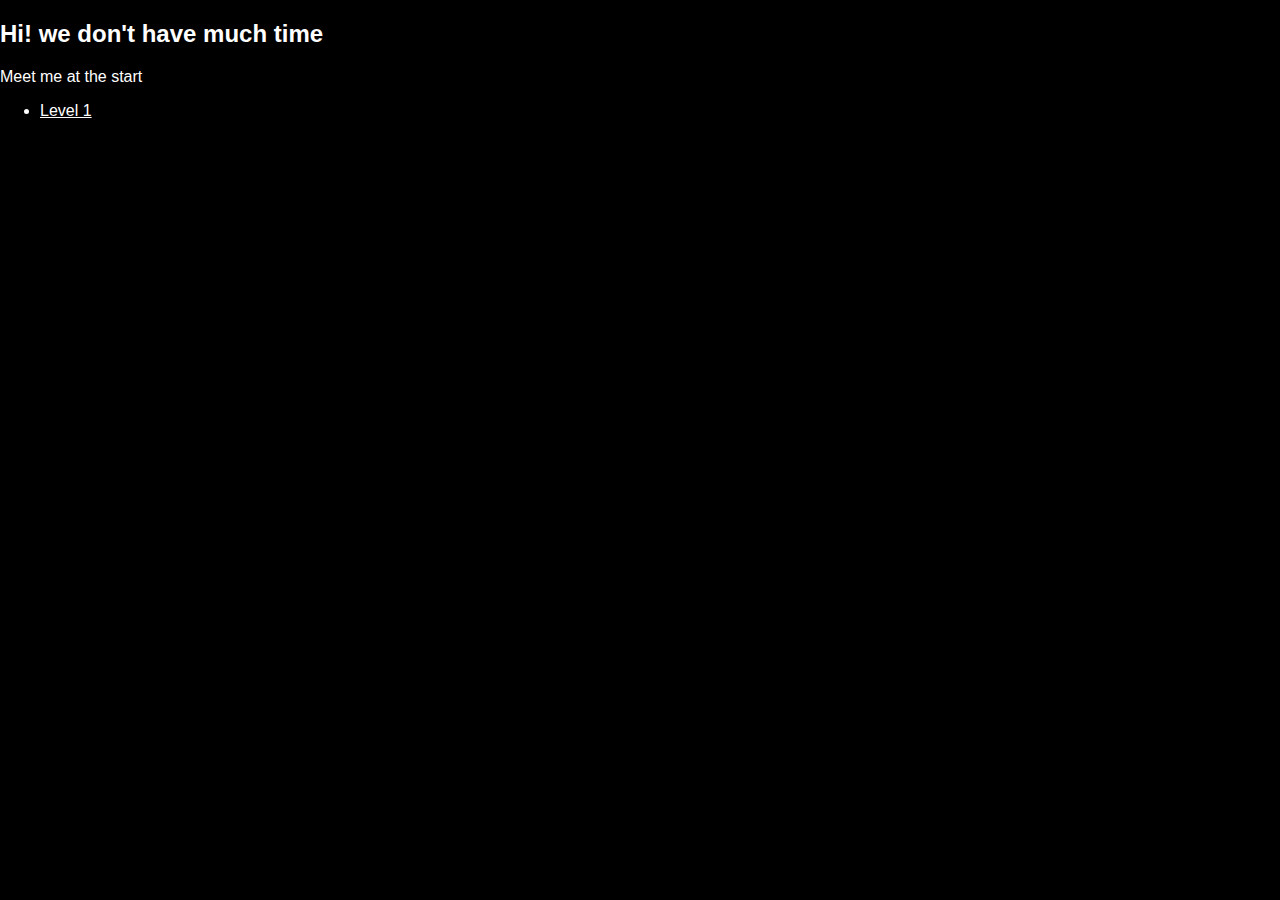
<file: index.html>
<!DOCTYPE html>
<html lang="en">
<head>
    <meta charset="UTF-8">
    <meta name="viewport" content="width=device-width, initial-scale=1.0">
    <link rel="stylesheet" href="style.css">
    <title>Rätsel</title>
</head>
<body>
    <h2>Hi! we don't have much time</h2>
    <p>Meet me at the start</p>

    <ul>
        <li>
            <a href="level1.html" style="color: white;">Level 1</a>
        </li>
    </ul>
    
</body>
</html>
</file>
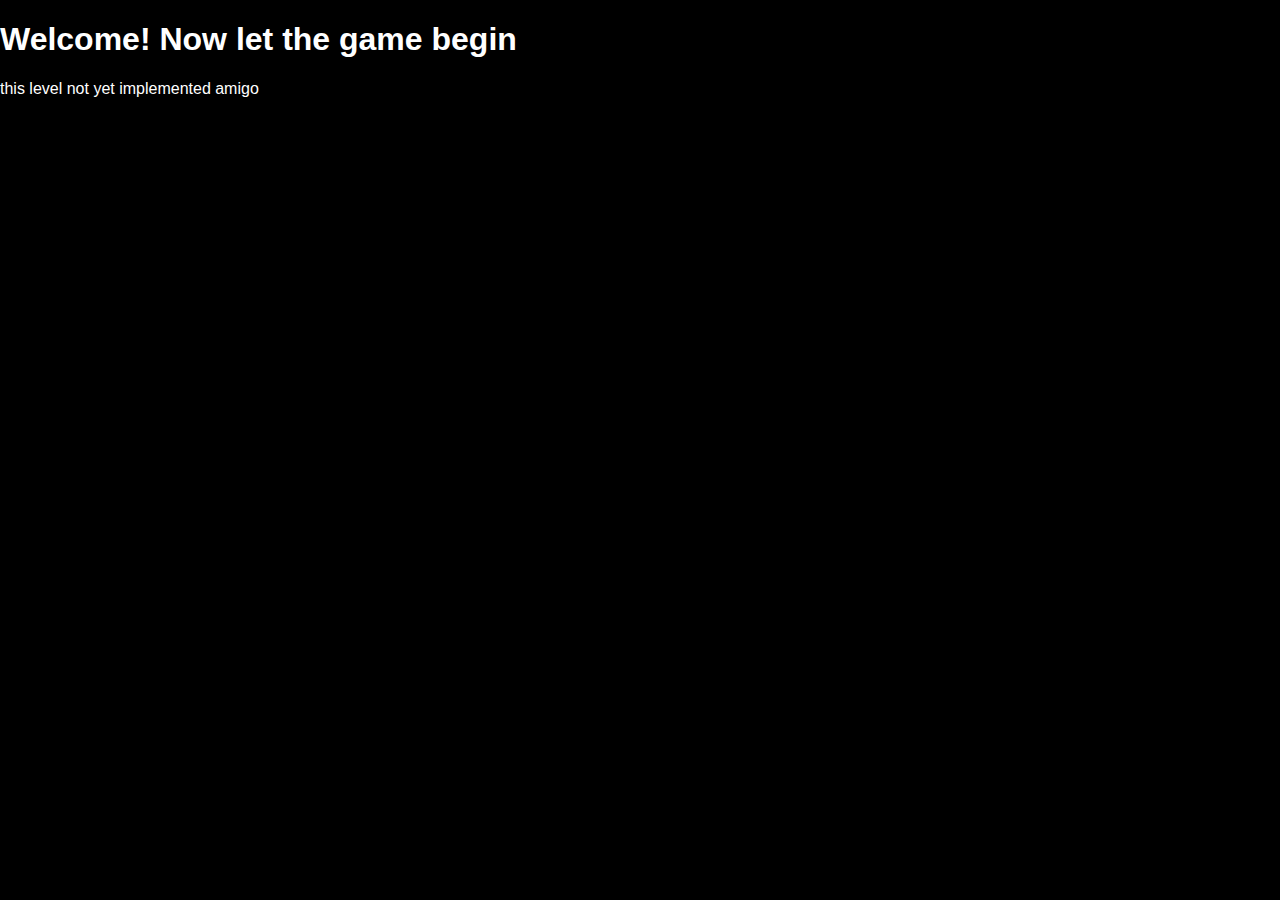
<file: anfang.html>
<!DOCTYPE html>
<html lang="en">
<head>
    <meta charset="UTF-8">
    <meta name="viewport" content="width=device-width, initial-scale=1.0">
    <link rel="stylesheet" href="style.css">
    <title>Document</title>
</head>
<body>
    <h1>Welcome! Now let the game begin</h1>
    <p>this level not yet implemented amigo</p>
</body>
</html>
</file>
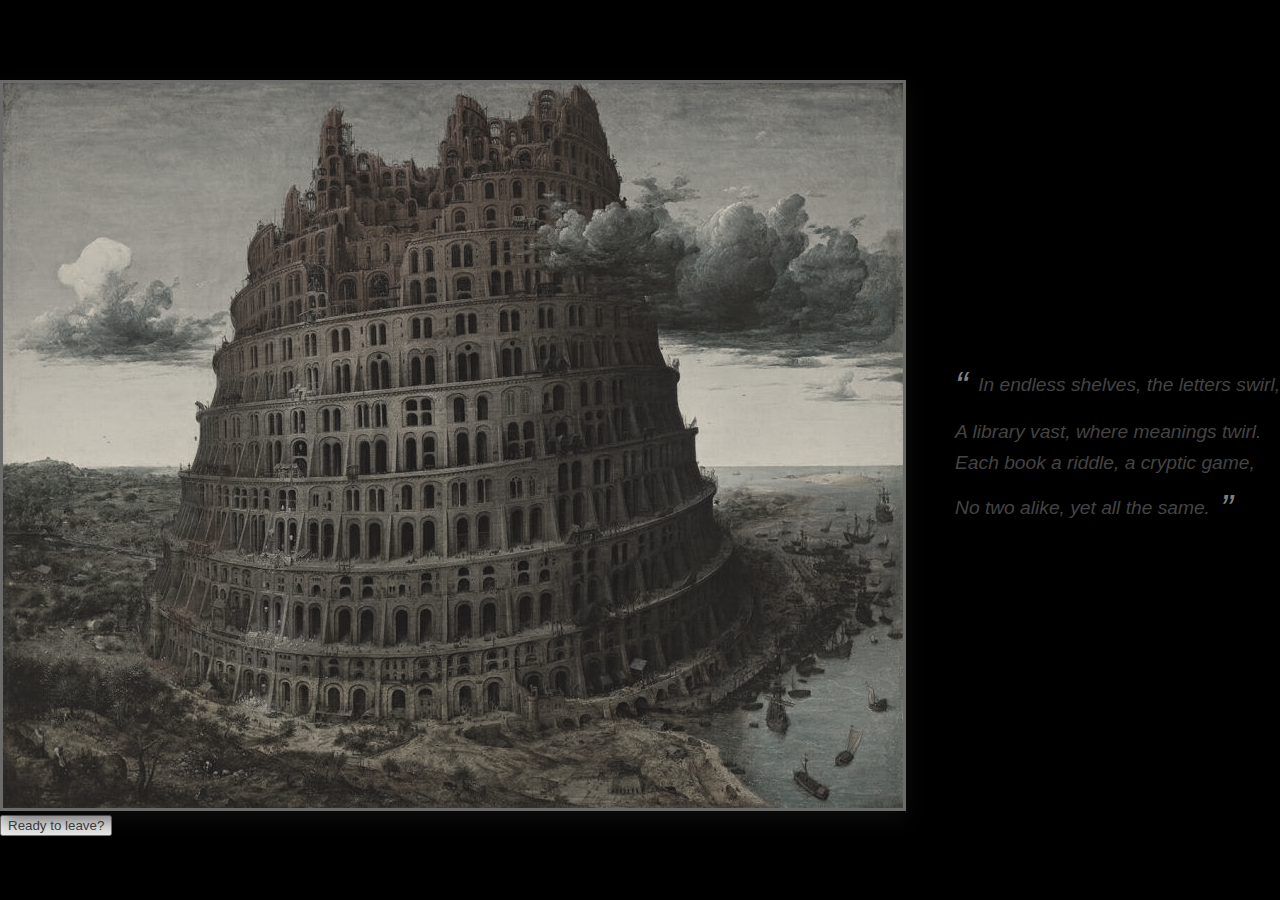
<file: level1.html>
<!DOCTYPE html>
<html>
  <head>
    <meta charset="utf-8">
    <title>What's under the hood?</title>
    <link rel="stylesheet" href="style.css">
  </head>
  <body>
    <h1 id="delayed" style="display: none;">The answer is not here</h1>
    <div style="display: none;">
      <p>
        Close! but look deeper
      </p>
    </div>
    
    <div id="main">
      <div>
        <div>
          <img src="images/the_infinite_library.jpg" alt="Boundless bookshelf" class="library-image" id="image">
        </div>
      </div>
      <div>
        <p class="quote">
          In endless shelves, the letters swirl, <br>
          <span class="brille_benötigt">Hex Name: [base64]</span>
          A library vast, where meanings twirl. <br>
          <span class="brille_benötigt">Wall: 2</span>
          Each book a riddle, a cryptic game, <br>
          <span class="brille_benötigt">Shelf: 1</span>
          No two alike, yet all the same.
          <span class="brille_benötigt">Volume: 2</span>
          <span class="brille_benötigt">Page: 275/410</span>
        </p>
      </div>
    </div>
    
    <div>
      <button onclick="checkPassphrase()" class="btn">Ready to leave?</button>
    </div>

    <div id="hood">
      <!-- 6e 6f 74 20 61 6c 6c 20 63 6c 75 65 73 20 61 72 65 20 75 73 65 66 75 6c 2c 20 73 6f 6d 65 74 69 6d 65 73 20 79 6f 75 20 6e 65 65 64 20 74 6f 20 72 65 61 64 20 62 65 74 77 65 65 6e 20 74 68 65 20 6c 69 6e 65 73 -->
    </div>

    <script src="script.js"></script>
  </body>
</html>
</file>
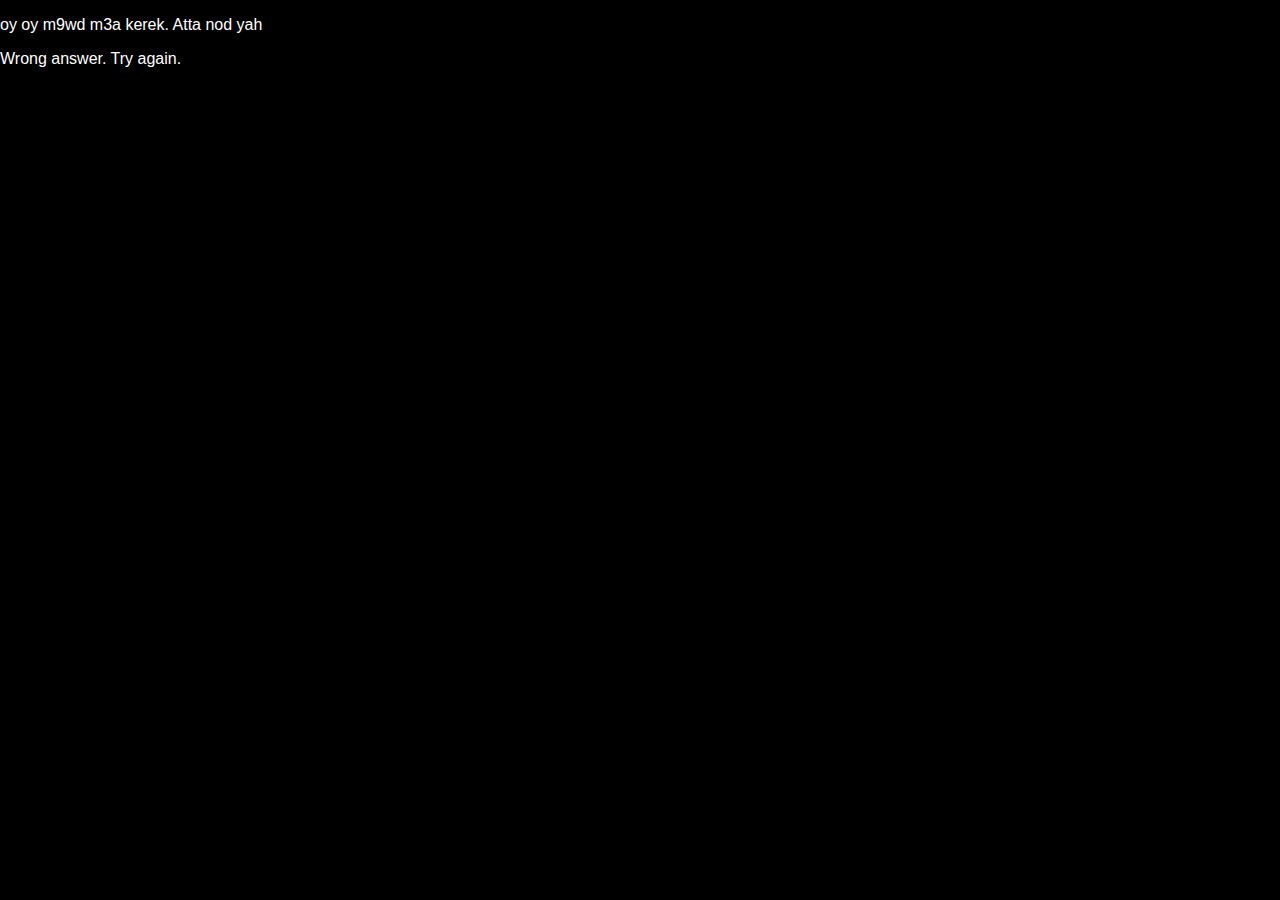
<file: level2.html>
<!DOCTYPE html>
<html lang="en">
<head>
    <meta charset="UTF-8">
    <meta name="viewport" content="width=device-width, initial-scale=1.0">
    <title>lol</title>
    <link rel="stylesheet" href="style.css">
</head>
<body>
    <p>oy oy m9wd m3a kerek. Atta nod yah</p>
    <p>Wrong answer. Try again.</p>
</body>
</html>
</file>
<file: style.css>
body {
  font-family: sans-serif;
  margin: auto;
  max-width: 1280px;
  background-color: black;
}

h1,h2,h3,p {
  color: white;
}

#main {
  display: flex;
  align-items: center;
  justify-content: space-between;
  margin-top: 5rem;
}

.library-image {
  opacity: 0; /* Start invisible */
  transition: opacity 3s ease-in; /* Slow fade-in effect */
  filter: grayscale(80%) sepia(20%) contrast(85%) brightness(90%);
  /* Filter to give an old, crumbly look */
  box-shadow: 0 8px 20px rgba(0, 0, 0, 0.7); /* Shadow to make it pop */
  border: 3px solid rgba(255, 255, 255, 0.5); /* Semi-transparent corners */
}

/* Keyframes for fade-in animation */
@keyframes fadeIn {
  from {
      opacity: 0;
  }
  to {
      opacity: 1;
  }
}

/* Apply fade-in animation on load */
.library-image.show {
  opacity: 1;
}

/* QUOTE */
.quote {
  font-size: 1.2em;
  line-height: 1.6;
  color: #444;
  font-style: italic;
  text-align: left;
  margin: 0;
}

.quote::before {
  content: open-quote;
  font-size: 2em;
  color: grey;
  vertical-align: -0.2em;
  margin-right: 5px;
}

.quote::after {
  content: close-quote;
  font-size: 2em;
  color: grey;
  vertical-align: -0.2em;
  margin-left: 5px;
}

.brille_benötigt {
  display: none;
}

.btn {
  color: #444;
}

/* list elem default styling */
li {
  margin: 0; /* Removes default margin for list items */
  padding: 0; /* Removes default padding for list items */
  color: white;
}
</file>
